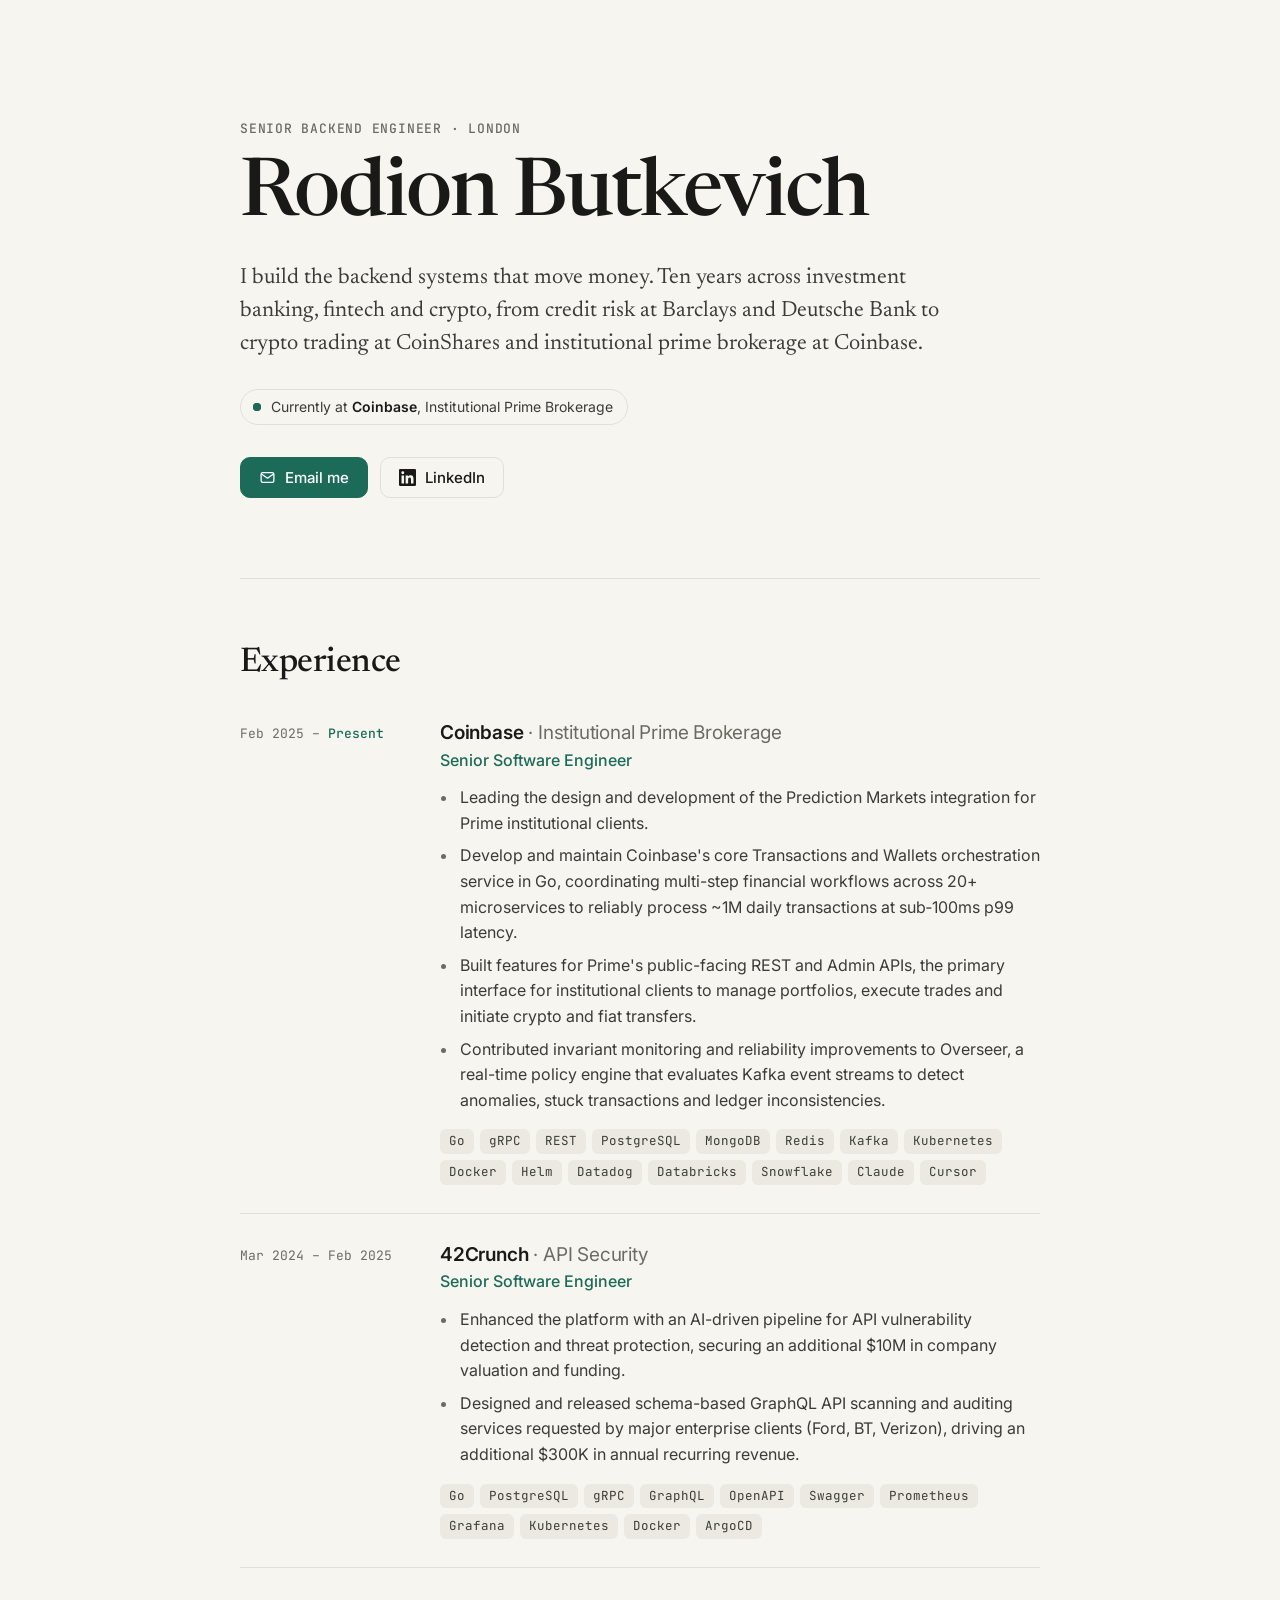
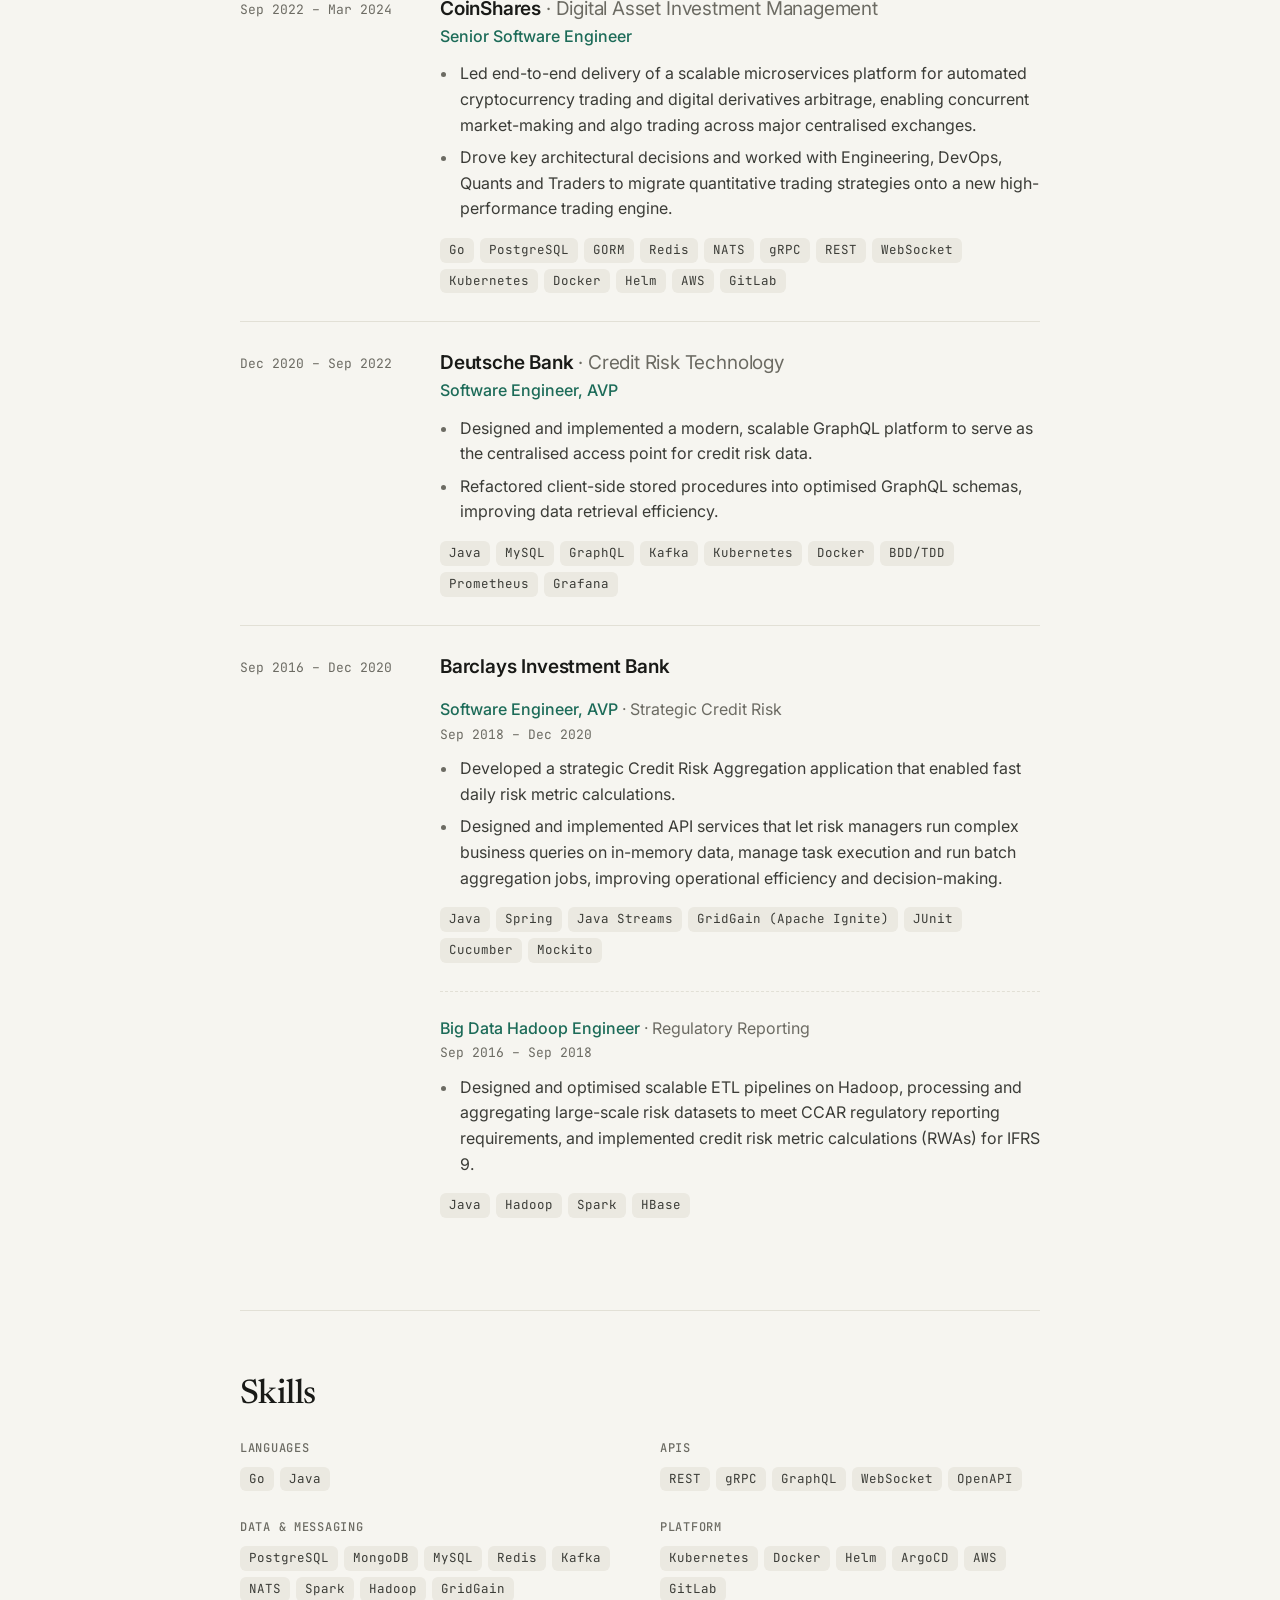
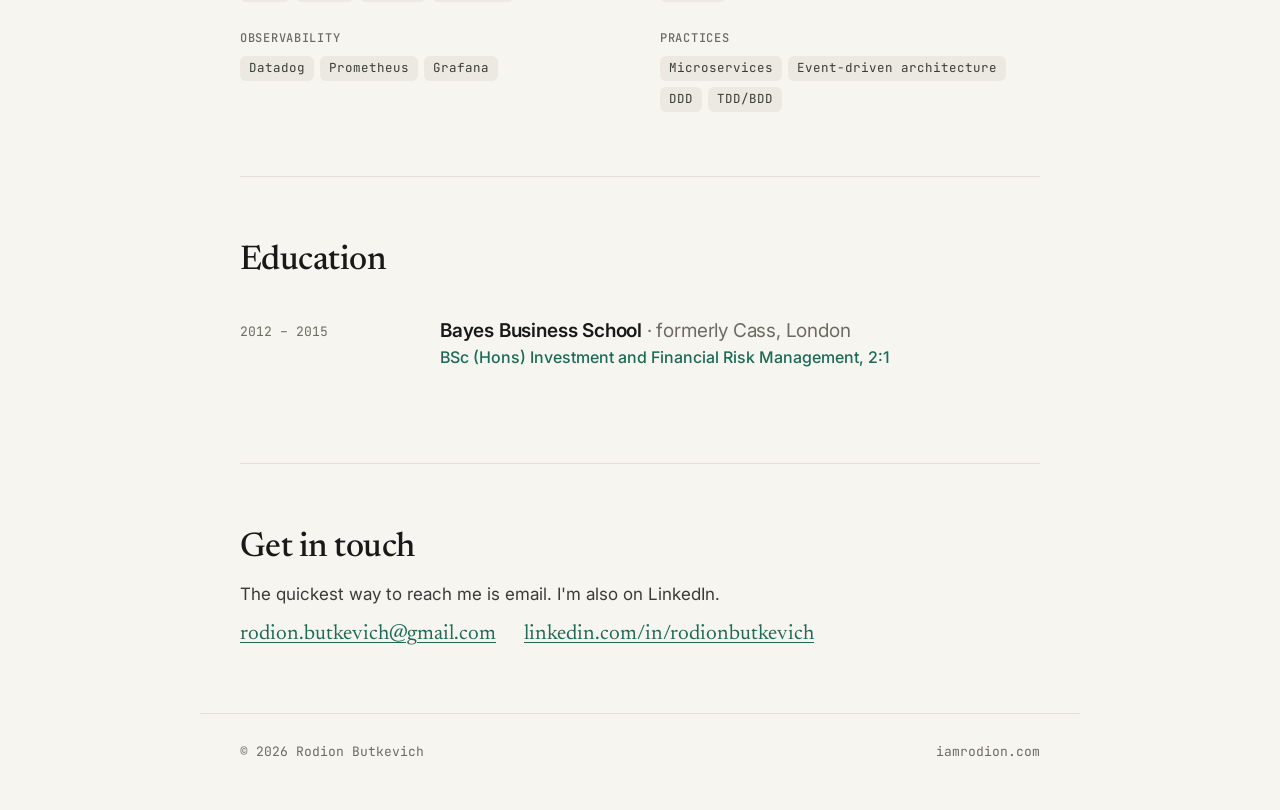
<file: index.html>
<!DOCTYPE html>
<html lang="en">
<head>
<meta charset="UTF-8">
<meta name="viewport" content="width=device-width, initial-scale=1.0">
<title>Rodion Butkevich — Senior Software Engineer</title>
<meta name="description" content="Rodion Butkevich is a senior backend engineer in London. Ten years building financial systems in Go and Java across investment banking, fintech and crypto. Currently at Coinbase.">
<meta name="theme-color" content="#f6f5f0" media="(prefers-color-scheme: light)">
<meta name="theme-color" content="#111210" media="(prefers-color-scheme: dark)">
<meta property="og:type" content="profile">
<meta property="og:site_name" content="Rodion Butkevich">
<meta property="og:url" content="https://iamrodion.com/">
<meta property="og:title" content="Rodion Butkevich — Senior Software Engineer">
<meta property="og:description" content="Ten years building financial systems in Go and Java, from Barclays and Deutsche Bank to CoinShares and Coinbase.">
<meta property="og:image" content="https://iamrodion.com/og.jpg">
<meta property="og:image:width" content="1200">
<meta property="og:image:height" content="630">
<meta property="og:image:alt" content="Rodion Butkevich, Senior Software Engineer">
<meta property="profile:first_name" content="Rodion">
<meta property="profile:last_name" content="Butkevich">
<meta name="twitter:card" content="summary_large_image">
<link rel="canonical" href="https://iamrodion.com/">
<script type="application/ld+json">{"@context":"https://schema.org","@type":"Person","name":"Rodion Butkevich","jobTitle":"Senior Software Engineer","worksFor":{"@type":"Organization","name":"Coinbase"},"alumniOf":{"@type":"CollegeOrUniversity","name":"Bayes Business School"},"url":"https://iamrodion.com/","email":"mailto:rodion.butkevich@gmail.com","sameAs":["https://www.linkedin.com/in/rodionbutkevich/"]}</script>
<link rel="icon" href="favicon.svg?v=1" type="image/svg+xml">
<link rel="preconnect" href="https://fonts.googleapis.com">
<link rel="preconnect" href="https://fonts.gstatic.com" crossorigin>
<link href="https://fonts.googleapis.com/css2?family=Inter:wght@400;500;600&family=JetBrains+Mono:wght@400;500&family=Newsreader:ital,opsz,wght@0,6..72,400..600;1,6..72,400&display=swap" rel="stylesheet">
<link rel="stylesheet" href="style.css?v=1">
</head>
<body>

<svg width="0" height="0" style="position:absolute" aria-hidden="true">
  <symbol id="i-mail" viewBox="0 0 24 24"><rect x="3" y="5" width="18" height="14" rx="2.5" fill="none" stroke="currentColor" stroke-width="1.8"/><path d="m3.5 7 8.5 6 8.5-6" fill="none" stroke="currentColor" stroke-width="1.8" stroke-linecap="round" stroke-linejoin="round"/></symbol>
  <symbol id="i-linkedin" viewBox="0 0 24 24"><path fill="currentColor" d="M20.45 20.45h-3.55v-5.57c0-1.33-.03-3.04-1.85-3.04-1.86 0-2.14 1.45-2.14 2.94v5.67H9.35V9h3.41v1.56h.05c.48-.9 1.64-1.85 3.37-1.85 3.6 0 4.27 2.37 4.27 5.46v6.28ZM5.34 7.43a2.06 2.06 0 1 1 0-4.13 2.06 2.06 0 0 1 0 4.13Zm1.78 13.02H3.56V9h3.56v11.45ZM22.22 0H1.77C.79 0 0 .77 0 1.73v20.54C0 23.23.79 24 1.77 24h20.45c.98 0 1.78-.77 1.78-1.73V1.73C24 .77 23.2 0 22.22 0Z"/></symbol>
</svg>

<header class="hero wrap">
  <p class="eyebrow">Senior backend engineer · London</p>
  <h1>Rodion Butkevich</h1>
  <p class="lede">I build the backend systems that move money. Ten years across investment banking, fintech and crypto, from credit risk at Barclays and Deutsche Bank to crypto trading at CoinShares and institutional prime brokerage at Coinbase.</p>
  <p class="now"><span class="dot" aria-hidden="true"></span><span>Currently at <strong>Coinbase</strong>, Institutional Prime Brokerage</span></p>
  <nav class="links" aria-label="Contact">
    <a class="btn btn-primary" href="mailto:rodion.butkevich@gmail.com"><svg aria-hidden="true"><use href="#i-mail"/></svg>Email me</a>
    <a class="btn" href="https://www.linkedin.com/in/rodionbutkevich/" rel="me noopener" target="_blank"><svg aria-hidden="true"><use href="#i-linkedin"/></svg>LinkedIn</a>
  </nav>
</header>

<main class="wrap">

  <section id="experience" aria-labelledby="experience-title">
    <h2 id="experience-title">Experience</h2>

    <article class="job">
      <p class="when"><time datetime="2025-02">Feb 2025</time> – <span class="present">Present</span></p>
      <div class="what">
        <h3>Coinbase <span class="unit">Institutional Prime Brokerage</span></h3>
        <p class="role">Senior Software Engineer</p>
        <ul class="points">
          <li>Leading the design and development of the Prediction Markets integration for Prime institutional clients.</li>
          <li>Develop and maintain Coinbase's core Transactions and Wallets orchestration service in Go, coordinating multi-step financial workflows across 20+ microservices to reliably process ~1M daily transactions at sub&#8209;100ms p99 latency.</li>
          <li>Built features for Prime's public-facing REST and Admin APIs, the primary interface for institutional clients to manage portfolios, execute trades and initiate crypto and fiat transfers.</li>
          <li>Contributed invariant monitoring and reliability improvements to Overseer, a real-time policy engine that evaluates Kafka event streams to detect anomalies, stuck transactions and ledger inconsistencies.</li>
        </ul>
        <ul class="stack" aria-label="Stack">
          <li>Go</li><li>gRPC</li><li>REST</li><li>PostgreSQL</li><li>MongoDB</li><li>Redis</li><li>Kafka</li><li>Kubernetes</li><li>Docker</li><li>Helm</li><li>Datadog</li><li>Databricks</li><li>Snowflake</li><li>Claude</li><li>Cursor</li>
        </ul>
      </div>
    </article>

    <article class="job">
      <p class="when"><time datetime="2024-03">Mar 2024</time> – <time datetime="2025-02">Feb 2025</time></p>
      <div class="what">
        <h3>42Crunch <span class="unit">API Security</span></h3>
        <p class="role">Senior Software Engineer</p>
        <ul class="points">
          <li>Enhanced the platform with an AI-driven pipeline for API vulnerability detection and threat protection, securing an additional $10M in company valuation and funding.</li>
          <li>Designed and released schema-based GraphQL API scanning and auditing services requested by major enterprise clients (Ford, BT, Verizon), driving an additional $300K in annual recurring revenue.</li>
        </ul>
        <ul class="stack" aria-label="Stack">
          <li>Go</li><li>PostgreSQL</li><li>gRPC</li><li>GraphQL</li><li>OpenAPI</li><li>Swagger</li><li>Prometheus</li><li>Grafana</li><li>Kubernetes</li><li>Docker</li><li>ArgoCD</li>
        </ul>
      </div>
    </article>

    <article class="job">
      <p class="when"><time datetime="2022-09">Sep 2022</time> – <time datetime="2024-03">Mar 2024</time></p>
      <div class="what">
        <h3>CoinShares <span class="unit">Digital Asset Investment Management</span></h3>
        <p class="role">Senior Software Engineer</p>
        <ul class="points">
          <li>Led end-to-end delivery of a scalable microservices platform for automated cryptocurrency trading and digital derivatives arbitrage, enabling concurrent market-making and algo trading across major centralised exchanges.</li>
          <li>Drove key architectural decisions and worked with Engineering, DevOps, Quants and Traders to migrate quantitative trading strategies onto a new high-performance trading engine.</li>
        </ul>
        <ul class="stack" aria-label="Stack">
          <li>Go</li><li>PostgreSQL</li><li>GORM</li><li>Redis</li><li>NATS</li><li>gRPC</li><li>REST</li><li>WebSocket</li><li>Kubernetes</li><li>Docker</li><li>Helm</li><li>AWS</li><li>GitLab</li>
        </ul>
      </div>
    </article>

    <article class="job">
      <p class="when"><time datetime="2020-12">Dec 2020</time> – <time datetime="2022-09">Sep 2022</time></p>
      <div class="what">
        <h3>Deutsche Bank <span class="unit">Credit Risk Technology</span></h3>
        <p class="role">Software Engineer, AVP</p>
        <ul class="points">
          <li>Designed and implemented a modern, scalable GraphQL platform to serve as the centralised access point for credit risk data.</li>
          <li>Refactored client-side stored procedures into optimised GraphQL schemas, improving data retrieval efficiency.</li>
        </ul>
        <ul class="stack" aria-label="Stack">
          <li>Java</li><li>MySQL</li><li>GraphQL</li><li>Kafka</li><li>Kubernetes</li><li>Docker</li><li>BDD/TDD</li><li>Prometheus</li><li>Grafana</li>
        </ul>
      </div>
    </article>

    <article class="job">
      <p class="when"><time datetime="2016-09">Sep 2016</time> – <time datetime="2020-12">Dec 2020</time></p>
      <div class="what">
        <h3>Barclays Investment Bank</h3>

        <div class="sub">
          <p class="role">Software Engineer, AVP <span class="unit">Strategic Credit Risk</span></p>
          <p class="sub-when"><time datetime="2018-09">Sep 2018</time> – <time datetime="2020-12">Dec 2020</time></p>
          <ul class="points">
            <li>Developed a strategic Credit Risk Aggregation application that enabled fast daily risk metric calculations.</li>
            <li>Designed and implemented API services that let risk managers run complex business queries on in-memory data, manage task execution and run batch aggregation jobs, improving operational efficiency and decision-making.</li>
          </ul>
          <ul class="stack" aria-label="Stack">
            <li>Java</li><li>Spring</li><li>Java Streams</li><li>GridGain (Apache Ignite)</li><li>JUnit</li><li>Cucumber</li><li>Mockito</li>
          </ul>
        </div>

        <div class="sub">
          <p class="role">Big Data Hadoop Engineer <span class="unit">Regulatory Reporting</span></p>
          <p class="sub-when"><time datetime="2016-09">Sep 2016</time> – <time datetime="2018-09">Sep 2018</time></p>
          <ul class="points">
            <li>Designed and optimised scalable ETL pipelines on Hadoop, processing and aggregating large-scale risk datasets to meet CCAR regulatory reporting requirements, and implemented credit risk metric calculations (RWAs) for IFRS 9.</li>
          </ul>
          <ul class="stack" aria-label="Stack">
            <li>Java</li><li>Hadoop</li><li>Spark</li><li>HBase</li>
          </ul>
        </div>
      </div>
    </article>
  </section>

  <section id="skills" aria-labelledby="skills-title">
    <h2 id="skills-title">Skills</h2>
    <div class="skills">
      <div class="skill-group">
        <h3>Languages</h3>
        <ul class="stack"><li>Go</li><li>Java</li></ul>
      </div>
      <div class="skill-group">
        <h3>APIs</h3>
        <ul class="stack"><li>REST</li><li>gRPC</li><li>GraphQL</li><li>WebSocket</li><li>OpenAPI</li></ul>
      </div>
      <div class="skill-group">
        <h3>Data &amp; messaging</h3>
        <ul class="stack"><li>PostgreSQL</li><li>MongoDB</li><li>MySQL</li><li>Redis</li><li>Kafka</li><li>NATS</li><li>Spark</li><li>Hadoop</li><li>GridGain</li></ul>
      </div>
      <div class="skill-group">
        <h3>Platform</h3>
        <ul class="stack"><li>Kubernetes</li><li>Docker</li><li>Helm</li><li>ArgoCD</li><li>AWS</li><li>GitLab</li></ul>
      </div>
      <div class="skill-group">
        <h3>Observability</h3>
        <ul class="stack"><li>Datadog</li><li>Prometheus</li><li>Grafana</li></ul>
      </div>
      <div class="skill-group">
        <h3>Practices</h3>
        <ul class="stack"><li>Microservices</li><li>Event-driven architecture</li><li>DDD</li><li>TDD/BDD</li></ul>
      </div>
    </div>
  </section>

  <section id="education" aria-labelledby="education-title">
    <h2 id="education-title">Education</h2>
    <article class="job">
      <p class="when"><time datetime="2012">2012</time> – <time datetime="2015">2015</time></p>
      <div class="what">
        <h3>Bayes Business School <span class="unit">formerly Cass, London</span></h3>
        <p class="role">BSc (Hons) Investment and Financial Risk Management, 2:1</p>
      </div>
    </article>
  </section>

  <section id="contact" class="contact" aria-labelledby="contact-title">
    <h2 id="contact-title">Get in touch</h2>
    <p>The quickest way to reach me is email. I'm also on LinkedIn.</p>
    <p class="contact-links">
      <a href="mailto:rodion.butkevich@gmail.com">rodion.butkevich@gmail.com</a>
      <a href="https://www.linkedin.com/in/rodionbutkevich/" rel="me noopener" target="_blank">linkedin.com/in/rodionbutkevich</a>
    </p>
  </section>

</main>

<footer class="wrap footer">
  <p>© 2026 Rodion Butkevich</p>
  <p>iamrodion.com</p>
</footer>

</body>
</html>
</file>
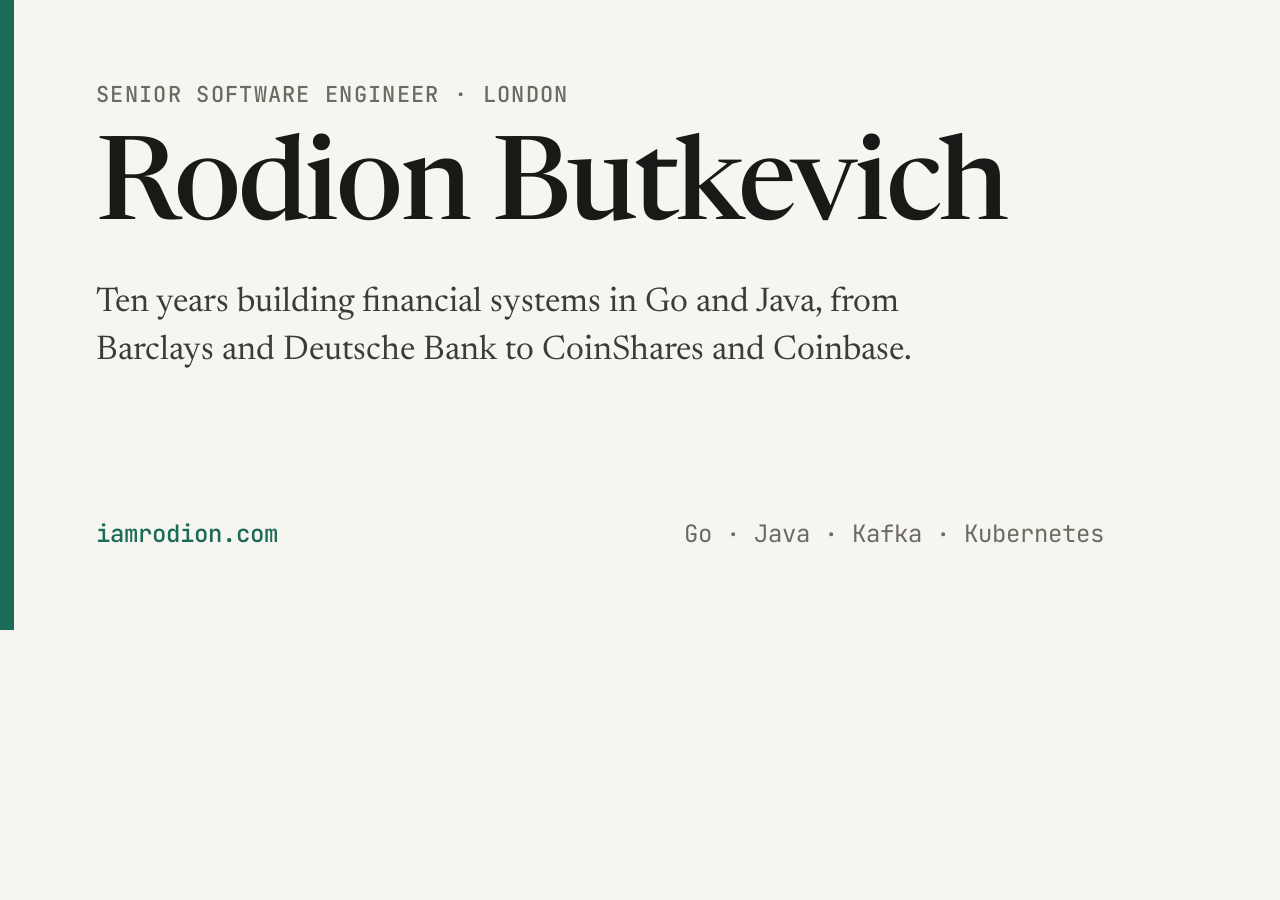
<file: tools/share-card.html>
<!DOCTYPE html>
<html lang="en">
<head>
<meta charset="UTF-8">
<title>Share card</title>
<link href="https://fonts.googleapis.com/css2?family=Inter:wght@400;500&family=JetBrains+Mono:wght@400;500&family=Newsreader:opsz,wght@6..72,500&display=swap" rel="stylesheet">
<style>
  html, body { margin: 0; }
  body {
    width: 1200px;
    height: 630px;
    overflow: hidden;
    background: #f6f5f0;
    color: #191a17;
    font-family: "Inter", sans-serif;
  }
  .card {
    position: relative;
    box-sizing: border-box;
    height: 100%;
    padding: 84px 96px;
    display: flex;
    flex-direction: column;
  }
  .card::before {
    content: "";
    position: absolute;
    left: 0; top: 0; bottom: 0;
    width: 14px;
    background: #1c6b58;
  }
  .eyebrow {
    font: 500 22px/1 "JetBrains Mono", monospace;
    letter-spacing: .06em;
    text-transform: uppercase;
    color: #6c6b63;
  }
  h1 {
    margin: 28px 0 0;
    font: 500 116px/1 "Newsreader", serif;
    letter-spacing: -.025em;
  }
  p {
    max-width: 900px;
    margin: 30px 0 0;
    font: 400 34px/1.4 "Newsreader", serif;
    color: #3b3c37;
  }
  .foot {
    margin-top: auto;
    display: flex;
    justify-content: space-between;
    align-items: baseline;
    font: 400 24px/1 "JetBrains Mono", monospace;
    color: #6c6b63;
  }
  .foot b { font-weight: 500; color: #1c6b58; }
</style>
</head>
<body>
  <div class="card">
    <div class="eyebrow">Senior Software Engineer · London</div>
    <h1>Rodion Butkevich</h1>
    <p>Ten years building financial systems in Go and Java, from Barclays and Deutsche Bank to CoinShares and Coinbase.</p>
    <div class="foot"><b>iamrodion.com</b><span>Go · Java · Kafka · Kubernetes</span></div>
  </div>
</body>
</html>
</file>
<file: style.css>
/* Tokens */
:root {
  --bg: #f6f5f0;
  --ink: #191a17;
  --ink-2: #3b3c37;
  --muted: #6c6b63;
  --rule: #e2e0d6;
  --chip: #ebe9e1;
  --accent: #1c6b58;
  --accent-ink: #ffffff;
  --accent-soft: #dcebe4;

  --serif: "Newsreader", Georgia, "Times New Roman", serif;
  --sans: "Inter", system-ui, -apple-system, "Segoe UI", Roboto, sans-serif;
  --mono: "JetBrains Mono", ui-monospace, SFMono-Regular, Menlo, monospace;

  --gutter: clamp(20px, 5vw, 40px);
  color-scheme: light;
}

@media (prefers-color-scheme: dark) {
  :root {
    --bg: #111210;
    --ink: #edece6;
    --ink-2: #c9c8c0;
    --muted: #97968d;
    --rule: #2a2b27;
    --chip: #21221e;
    --accent: #6cc9a9;
    --accent-ink: #0d1f19;
    --accent-soft: #1a2d26;
    color-scheme: dark;
  }
}

/* Base */
*, *::before, *::after { box-sizing: border-box; }

html { -webkit-text-size-adjust: 100%; }

body {
  margin: 0;
  background: var(--bg);
  color: var(--ink);
  font: 400 16px/1.6 var(--sans);
  -webkit-font-smoothing: antialiased;
  text-rendering: optimizeLegibility;
}

a { color: var(--accent); text-underline-offset: 3px; text-decoration-thickness: 1px; }
a:hover { text-decoration-thickness: 2px; }
:focus-visible { outline: 2px solid var(--accent); outline-offset: 3px; border-radius: 4px; }
::selection { background: var(--accent-soft); }

.wrap {
  max-width: 880px;
  margin: 0 auto;
  padding: 0 var(--gutter);
}

/* Hero */
.hero { padding-top: clamp(56px, 12vw, 120px); padding-bottom: clamp(48px, 8vw, 80px); }

.eyebrow {
  margin: 0 0 18px;
  font: 500 13px/1.4 var(--mono);
  letter-spacing: .06em;
  text-transform: uppercase;
  color: var(--muted);
}

h1 {
  margin: 0;
  font: 500 clamp(44px, 9vw, 80px)/1.02 var(--serif);
  letter-spacing: -.025em;
}

.lede {
  max-width: 34em;
  margin: 24px 0 0;
  font: 400 clamp(19px, 2.4vw, 22px)/1.5 var(--serif);
  color: var(--ink-2);
}

.now {
  display: inline-flex;
  align-items: center;
  gap: 10px;
  margin: 28px 0 0;
  padding: 6px 14px 6px 12px;
  border: 1px solid var(--rule);
  border-radius: 999px;
  font-size: 14px;
  color: var(--ink-2);
}
.now strong { font-weight: 600; color: var(--ink); }

.dot {
  position: relative;
  flex: none;
  width: 8px;
  height: 8px;
  border-radius: 50%;
  background: var(--accent);
}
.dot::after {
  content: "";
  position: absolute;
  inset: 0;
  border-radius: 50%;
  background: var(--accent);
  animation: pulse 2.4s ease-out infinite;
}
@keyframes pulse {
  from { transform: scale(1); opacity: .6; }
  to { transform: scale(3); opacity: 0; }
}
@media (prefers-reduced-motion: reduce) {
  .dot::after { animation: none; }
}

.links { display: flex; flex-wrap: wrap; gap: 12px; margin-top: 32px; }

.btn {
  display: inline-flex;
  align-items: center;
  gap: 9px;
  padding: 11px 18px;
  border: 1px solid var(--rule);
  border-radius: 10px;
  font: 500 15px/1 var(--sans);
  color: var(--ink);
  text-decoration: none;
  transition: border-color .15s, background-color .15s, transform .15s;
}
.btn:hover { border-color: var(--muted); transform: translateY(-1px); }
.btn svg { width: 17px; height: 17px; }
.btn-primary { background: var(--accent); border-color: var(--accent); color: var(--accent-ink); }
.btn-primary:hover { border-color: var(--accent); filter: brightness(1.08); }

/* Sections */
section { padding: clamp(40px, 7vw, 64px) 0; border-top: 1px solid var(--rule); }

h2 {
  margin: 0 0 8px;
  font: 500 clamp(28px, 4vw, 34px)/1.2 var(--serif);
  letter-spacing: -.015em;
}

/* Jobs */
.job {
  display: grid;
  grid-template-columns: 168px 1fr;
  gap: 4px 32px;
  padding: 28px 0;
  border-top: 1px solid var(--rule);
}
h2 + .job { border-top: 0; }

.when, .sub-when {
  margin: 0;
  font: 400 13px/1.5 var(--mono);
  color: var(--muted);
  white-space: nowrap;
}
.when { padding-top: 4px; }
.present { color: var(--accent); font-weight: 500; }

.what h3 {
  margin: 0;
  font: 600 19px/1.35 var(--sans);
  letter-spacing: -.01em;
}

.unit { font-weight: 400; color: var(--muted); }
.unit::before { content: "· "; }

.role { margin: 2px 0 0; font-weight: 500; color: var(--accent); }
.role .unit { font-weight: 400; }

.points { margin: 12px 0 0; padding-left: 1.1em; color: var(--ink-2); }
.points li { margin: 7px 0; padding-left: 2px; }
.points li::marker { color: var(--muted); }

.stack {
  display: flex;
  flex-wrap: wrap;
  gap: 6px;
  margin: 16px 0 0;
  padding: 0;
  list-style: none;
}
.stack li {
  padding: 3px 9px;
  border-radius: 6px;
  background: var(--chip);
  font: 400 12.5px/1.5 var(--mono);
  color: var(--ink-2);
}

.sub { margin-top: 18px; }
.sub + .sub { margin-top: 28px; padding-top: 24px; border-top: 1px dashed var(--rule); }
.sub .role { margin: 0; }
.sub-when { margin-top: 2px; }

/* Skills */
.skills {
  display: grid;
  grid-template-columns: repeat(auto-fill, minmax(250px, 1fr));
  gap: 28px 40px;
  margin-top: 24px;
}
.skill-group h3 {
  margin: 0;
  font: 500 12px/1.4 var(--mono);
  letter-spacing: .06em;
  text-transform: uppercase;
  color: var(--muted);
}
.skill-group .stack { margin-top: 10px; }

/* Contact */
.contact p { margin: 12px 0 0; color: var(--ink-2); font-size: 17px; }
.contact-links { display: flex; flex-wrap: wrap; gap: 8px 28px; }
.contact-links a { font: 400 clamp(17px, 2.4vw, 21px)/1.4 var(--serif); overflow-wrap: anywhere; }

/* Footer */
.footer {
  display: flex;
  flex-wrap: wrap;
  justify-content: space-between;
  gap: 8px 24px;
  padding-top: 28px;
  padding-bottom: 48px;
  border-top: 1px solid var(--rule);
  font: 400 13px/1.5 var(--mono);
  color: var(--muted);
}
.footer p { margin: 0; }

/* Phones */
@media (max-width: 640px) {
  .job { grid-template-columns: 1fr; gap: 6px; padding: 24px 0; }
  .when { padding-top: 0; }
  .what h3 { font-size: 18px; }
  .unit { display: block; }
  .unit::before { content: none; }
  .role .unit { display: inline; }
  .role .unit::before { content: "· "; }
}

/* Print: the page doubles as a CV */
@media print {
  :root {
    --bg: #fff; --ink: #000; --ink-2: #222; --muted: #555; --rule: #ccc; --chip: #fff; --accent: #000;
  }
  body { font-size: 11pt; }
  .hero { padding: 0 0 16px; }
  h1 { font-size: 30pt; }
  .lede { font-size: 12pt; }
  .now, .links { display: none; }
  .contact-links a { font-size: 12pt; }
  section { padding: 16px 0; }
  .job { padding: 12px 0; break-inside: avoid; }
  .stack li { padding: 0 6px 0 0; font-size: 9pt; }
  .footer { padding: 12px 0 0; }
}
</file>
